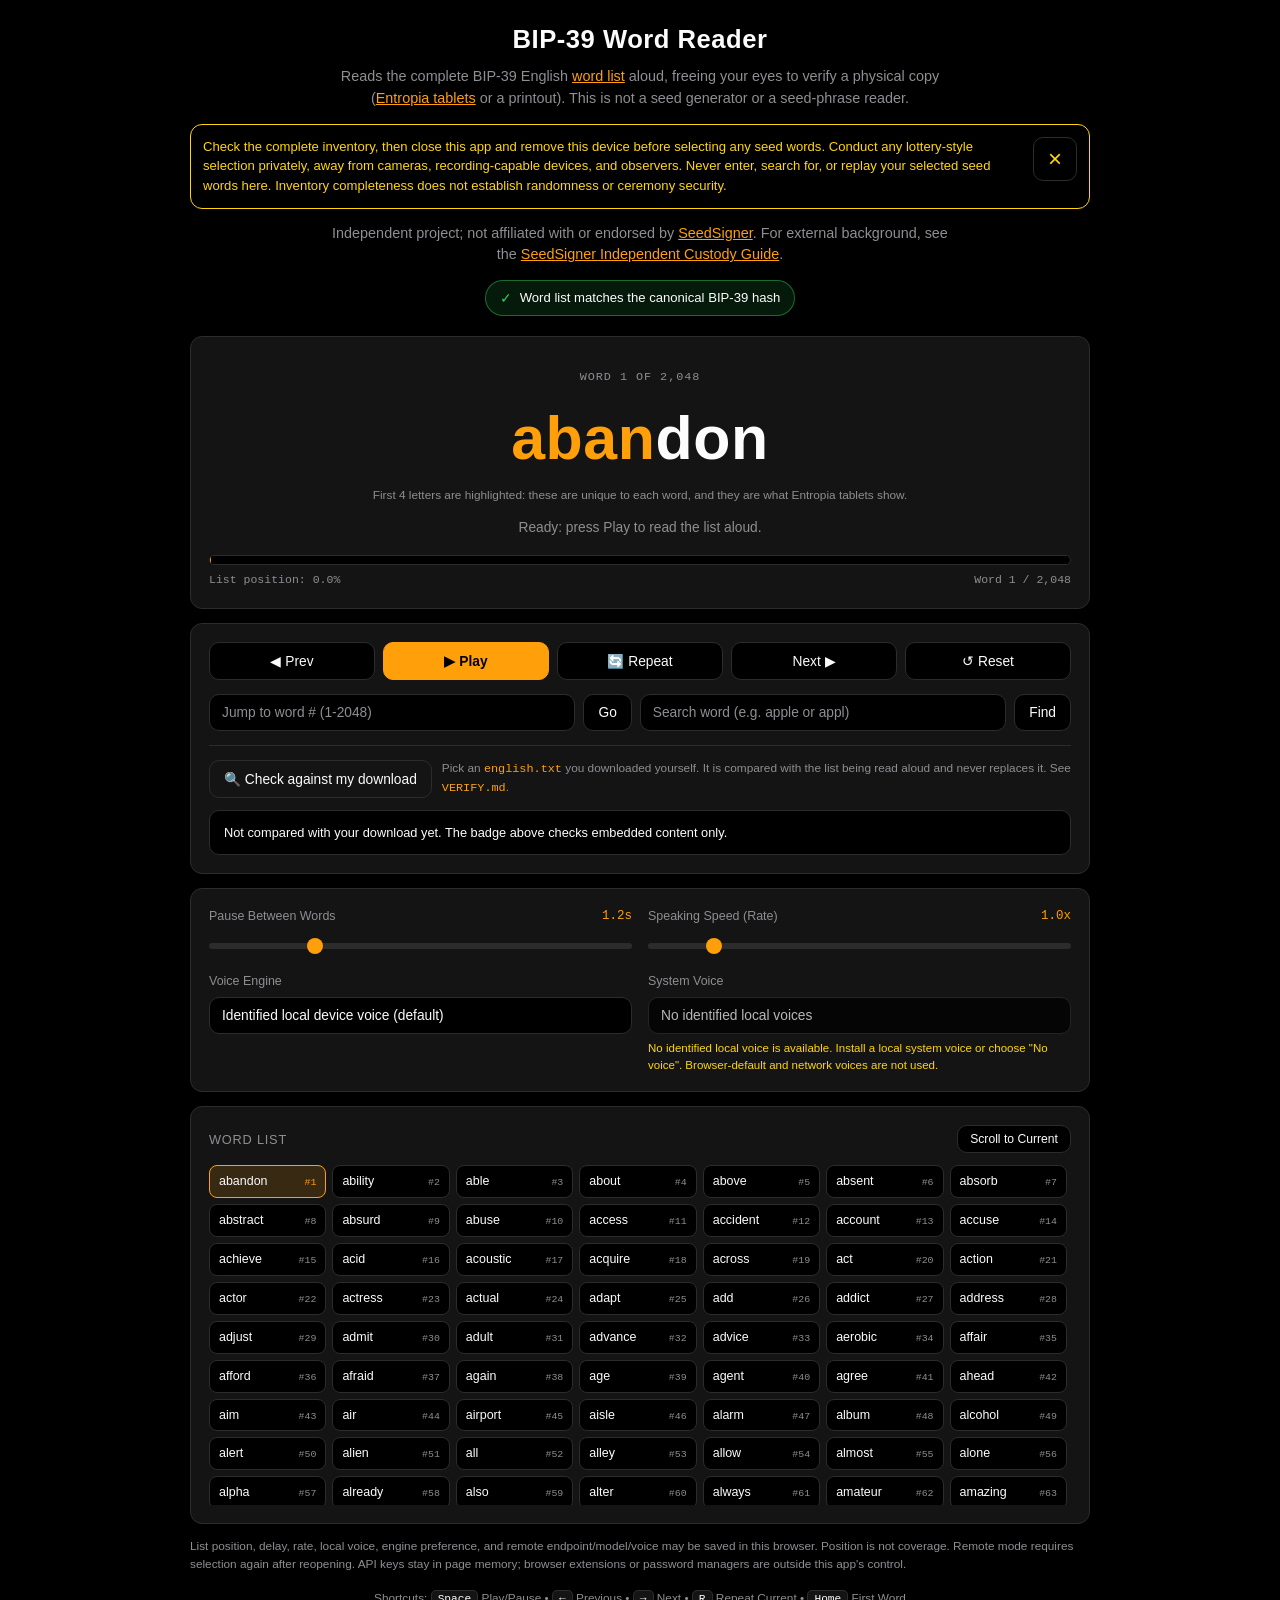
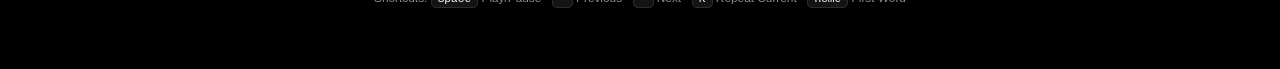
<file: index.html>
<!DOCTYPE html>
<html lang="en">
<head>
  <meta charset="UTF-8">
  <meta name="viewport" content="width=device-width, initial-scale=1.0">
  <meta name="referrer" content="no-referrer">
  <!--
    Deliberately narrow: no default-src/script-src, because a strict policy that
    blocked inline script and eval would need to be duplicated into every copy of
    the page and breaks nothing an attacker could not already do. These three
    directives cost nothing and stop <base> hijacks, plugin embedding and form
    smuggling.
  -->
  <meta http-equiv="Content-Security-Policy" content="object-src 'none'; base-uri 'none'; form-action 'none'">
  <title>BIP-39 Word Reader</title>
  <link rel="stylesheet" href="style.css">
</head>
<body>
  <div class="container">
    <header>
      <h1>BIP-39 Word Reader</h1>
      <p class="subtitle">Reads the complete BIP-39 English <a href="https://github.com/bitcoin/bips/blob/master/bip-0039/english.txt">word list</a> aloud, freeing your eyes to verify a physical copy (<a href="https://btc-hardware-solutions.square.site/product/entropia-seed-tablets/11">Entropia tablets</a> or a printout). This is not a seed generator or a seed-phrase reader.</p>
      <div class="workflow-warning" id="workflowWarning">
        <p>Check the complete inventory, then close this app and remove this device before selecting any seed words. Conduct any lottery-style selection privately, away from cameras, recording-capable devices, and observers. Never enter, search for, or replay your selected seed words here. Inventory completeness does not establish randomness or ceremony security.</p>
        <button type="button" class="btn-inline workflow-warning-close" id="closeWorkflowWarningBtn" aria-label="Dismiss workflow warning" title="Dismiss workflow warning">&times;</button>
      </div>
      <p class="subtitle">Independent project; not affiliated with or endorsed by <a href="https://seedsigner.com/">SeedSigner</a>. For external background, see the <a href="https://seedsigner.com/seedsigner-independent-custody-guide/" target="_blank" rel="noopener noreferrer">SeedSigner Independent Custody Guide</a>.</p>

      <!-- Word list verification badge -->
      <div class="verify-badge-container">
        <div class="verify-badge pending" id="verifyBadge" role="button" tabindex="0" title="Click to show SHA-256 details">
          <span class="verify-icon" id="verifyIcon">&#9679;</span>
          <span class="verify-text" id="verifyText">Computing SHA-256 hash...</span>
        </div>
      </div>
      <div class="verify-details hidden" id="verifyDetails">
        <div class="hash-row">
          <span class="hash-label">This list:</span>
          <code class="hash-code" id="currentHash">calculating...</code>
        </div>
        <div class="hash-row">
          <span class="hash-label">Canonical BIP-39:</span>
          <code class="hash-code">2f5eed53a4727b4bf8880d8f3f199efc90e58503646d9ff8eff3a2ed3b24dbda</code>
        </div>
        <div class="hash-row">
          <span class="hash-label">Hash engines:</span>
          <span class="hash-engines" id="hashEngines">checking...</span>
        </div>
        <div class="hash-note">
          This badge covers the word list only, not the app itself. To check the app and the list without
          trusting this page, follow <code>VERIFY.md</code>.
        </div>
      </div>
    </header>

    <!-- Word stage -->
    <div class="card word-stage" id="stageCard">
      <div class="index-badge-group">
        <span class="index-badge" id="indexBadge">Word 1 of 2,048</span>
      </div>

      <div class="active-word-container">
        <div class="active-word" id="activeWord">
          <span class="word-prefix" id="wordPrefix">aban</span><span class="word-suffix" id="wordSuffix">don</span>
        </div>
      </div>
      <div class="prefix-hint">First 4 letters are highlighted: these are unique to each word, and they are what Entropia tablets show.</div>

      <div class="status-text" id="statusText">Ready to start</div>

      <div class="progress-wrapper">
        <div class="progress-bar-container" id="progressBarContainer" title="Click to jump">
          <div class="progress-bar-fill" id="progressBarFill"></div>
        </div>
        <div class="progress-info">
          <span id="progressPercent">List position: 0.0%</span>
          <span id="progressWords">Word 1 / 2048</span>
        </div>
      </div>
    </div>

    <!-- Playback, jump, search and verification against a download -->
    <div class="card">
      <div class="playback-controls">
        <button id="prevBtn" title="Previous word (Left Arrow)">&#9664; Prev</button>
        <button id="playBtn" class="btn-primary" title="Play / Pause (Spacebar)">&#9654; Play</button>
        <button id="repeatBtn" title="Repeat current word (R)">&#128260; Repeat</button>
        <button id="nextBtn" title="Next word (Right Arrow)">Next &#9654;</button>
        <button id="resetBtn" title="Back to word 1 (Home)">&#8634; Reset</button>
      </div>

      <div class="jump-row">
        <input type="number" id="jumpIndex" min="1" max="2048" placeholder="Jump to word # (1-2048)">
        <button id="jumpBtn">Go</button>
        <input type="text" id="searchWord" placeholder="Search word (e.g. apple or appl)">
        <button id="searchBtn">Find</button>
      </div>

      <div class="compare-row">
        <button type="button" id="compareBtn" class="btn-secondary">&#128269; Check against my download</button>
        <input type="file" id="compareInput" accept=".txt,text/plain" class="hidden">
        <span class="compare-hint">
          Pick an <code>english.txt</code> you downloaded yourself. It is compared with the list being read
          aloud and never replaces it. See <code>VERIFY.md</code>.
        </span>
      </div>
      <div class="compare-result info" id="compareResult" role="status">Not compared with your download yet. The badge above checks embedded content only.</div>
    </div>

    <!-- Pace & voice controls -->
    <div class="card">
      <div class="controls-grid">
        <div class="control-item">
          <div class="control-header">
            <span>Pause Between Words</span>
            <span class="control-value" id="delayVal">1.2s</span>
          </div>
          <input type="range" id="delaySlider" min="0" max="5.0" step="0.1" value="1.2">
        </div>

        <div class="control-item">
          <div class="control-header">
            <span>Speaking Speed (Rate)</span>
            <span class="control-value" id="rateVal">1.0x</span>
          </div>
          <input type="range" id="rateSlider" min="0.5" max="4.0" step="0.1" value="1.0">
        </div>

        <div class="control-item">
          <div class="control-header">
            <span>Voice Engine</span>
          </div>
          <select id="engineSelect">
            <option value="device">Identified local device voice (default)</option>
            <option value="silent">No voice: timed advance only</option>
            <option value="remote">Remote TTS server (optional)</option>
          </select>
        </div>

        <div class="control-item" id="deviceVoiceGroup">
          <div class="control-header">
            <span>System Voice</span>
          </div>
          <select id="voiceSelect"></select>
          <div class="control-note" id="voiceNote"></div>
        </div>
      </div>


      <!-- Optional remote TTS drawer, wired by tts-remote.js -->
      <div class="remote-panel hidden" id="remotePanel">
        <div class="remote-panel-title">
          <span>Remote TTS Configuration</span>
          <span class="remote-panel-hint">Any OpenAI-compatible speech endpoint: Kokoro, Piper, LocalAI, your own server, or OpenAI</span>
        </div>
        <div class="remote-warning" id="remoteWarning"></div>
        <div class="remote-grid">
          <div class="control-item">
            <div class="control-header">
              <span>Endpoint Base URL</span>
              <button type="button" class="btn-tiny" id="remoteLocalPreset" title="Fill http://localhost:8000/v1">Localhost</button>
            </div>
            <input type="text" id="remoteEndpoint" placeholder="https://api.openai.com/v1" value="https://api.openai.com/v1">
          </div>

          <div class="control-item">
            <div class="control-header">
              <span>API Key</span>
              <span class="control-value small">memory only</span>
            </div>
            <input type="password" id="remoteApiKey" placeholder="sk-... (never saved by this app)" autocomplete="off" spellcheck="false">
          </div>

          <div class="control-item">
            <div class="control-header">
              <span>Model</span>
            </div>
            <input type="text" id="remoteModel" placeholder="tts-1, kokoro, piper..." value="tts-1">
          </div>

          <div class="control-item">
            <div class="control-header">
              <span>Voice</span>
            </div>
            <input type="text" id="remoteVoice" placeholder="alloy, echo, fable, onyx..." value="alloy">
          </div>
        </div>
        <div class="remote-actions">
          <button type="button" class="btn-secondary" id="remoteTestBtn">&#9654; Test Voice Connection</button>
          <span class="test-feedback" id="remoteFeedback"></span>
        </div>
      </div>
    </div>

    <!-- Word list explorer -->
    <div class="card">
      <div class="list-header">
        <span class="list-title">Word List</span>
        <button id="scrollCurrentBtn" class="btn-inline">Scroll to Current</button>
      </div>
      <div class="words-container" id="wordsContainer"></div>
    </div>

    <p class="settings-note">List position, delay, rate, local voice, engine preference, and remote endpoint/model/voice may be saved in this browser. Position is not coverage. Remote mode requires selection again after reopening. API keys stay in page memory; browser extensions or password managers are outside this app's control.</p>

    <!-- Shortcuts hint -->
    <div class="shortcuts-hint">
      Shortcuts: <kbd>Space</kbd> Play/Pause &bull; <kbd>&larr;</kbd> Previous &bull; <kbd>&rarr;</kbd> Next &bull; <kbd>R</kbd> Repeat Current &bull; <kbd>Home</kbd> First Word
    </div>

  </div>

  <script src="words.js"></script>
  <script src="sha256.js"></script>
  <script src="tts-remote.js"></script>
  <script src="app.js"></script>
</body>
</html>
</file>
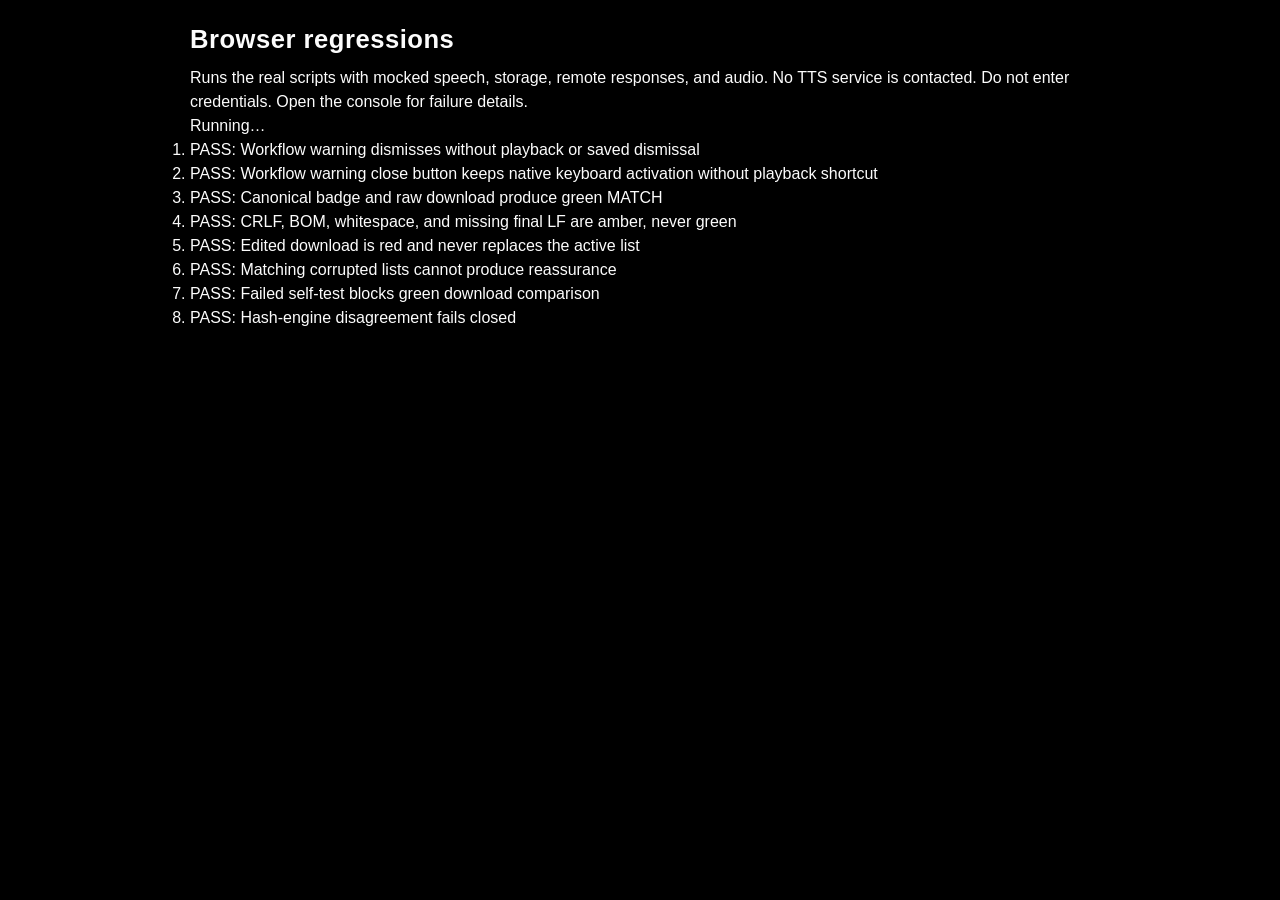
<file: test_browser.html>
<!DOCTYPE html>
<html lang="en">
<head>
  <meta charset="UTF-8">
  <meta name="viewport" content="width=device-width, initial-scale=1.0">
  <title>BIP-39 browser regressions</title>
  <link rel="stylesheet" href="style.css">
</head>
<body>
  <main class="container">
    <h1>Browser regressions</h1>
    <p>Runs the real scripts with mocked speech, storage, remote responses, and audio. No TTS service
      is contacted. Do not enter credentials. Open the console for failure details.</p>
    <p id="testSummary" role="status">Running…</p>
    <ol id="testResults"></ol>
    <div id="testFrames" class="hidden"></div>
  </main>
  <script src="words.js"></script>
  <script src="sha256.js"></script>
  <script src="test_browser.js"></script>
</body>
</html>
</file>
<file: style.css>
/* style.css - BIP-39 Word Reader
 *
 * Color tokens follow SeedSigner's GUIConstants (see AGENTS.md). Do not
 * hard-code colors below this block: add a token instead.
 */
:root {
  --bg: #000000;
  --card-bg: #141414;
  --card-border: #2C2C2C;
  --accent: #FF9F0A;
  --accent-dim: rgba(255, 159, 10, 0.15);
  --text: #FCFCFC;
  --text-muted: #8E8E93;
  --success: #30D158;
  --success-dim: rgba(48, 209, 88, 0.12);
  --error: #FF1B0A;
  --error-dim: rgba(255, 27, 10, 0.12);
  --warn: #FFD60A;
  --warn-dim: rgba(255, 214, 10, 0.12);
  --radius: 12px;
  --mono: ui-monospace, SFMono-Regular, "SF Mono", Menlo, Consolas, monospace;
  --sans: -apple-system, BlinkMacSystemFont, "Segoe UI", Roboto, Helvetica, Arial, sans-serif;
}

* {
  box-sizing: border-box;
  margin: 0;
  padding: 0;
}

body {
  background: var(--bg);
  color: var(--text);
  font-family: var(--sans);
  line-height: 1.5;
  padding: 20px 16px 60px;
  -webkit-font-smoothing: antialiased;
}

.container {
  max-width: 900px;
  margin: 0 auto;
}

.hidden {
  display: none !important;
}

/* ---------- header ---------- */
header {
  text-align: center;
  margin-bottom: 20px;
}

h1 {
  font-size: 1.6rem;
  font-weight: 600;
  letter-spacing: 0.02em;
  margin-bottom: 8px;
}

.subtitle {
  color: var(--text-muted);
  font-size: 0.9rem;
  max-width: 620px;
  margin: 0 auto;
}

a {
  color: var(--accent);
}

.workflow-warning {
  display: flex;
  align-items: flex-start;
  gap: 12px;
  margin: 14px auto;
  padding: 12px;
  border: 1px solid var(--warn);
  border-radius: var(--radius);
  color: var(--warn);
  font-size: 0.82rem;
  text-align: left;
}

.workflow-warning .workflow-warning-close {
  flex-shrink: 0;
  width: 44px;
  height: 44px;
  padding: 0;
  color: var(--warn);
  font-size: 1.5rem;
  line-height: 1;
}

.workflow-warning-close:focus-visible {
  outline: 2px solid var(--accent);
  outline-offset: 2px;
}

.settings-note {
  color: var(--text-muted);
  font-size: 0.74rem;
  margin-bottom: 14px;
}

/* ---------- cards ---------- */
.card {
  background: var(--card-bg);
  border: 1px solid var(--card-border);
  border-radius: var(--radius);
  padding: 18px;
  margin-bottom: 14px;
}

/* ---------- verification badge ---------- */
.verify-badge-container {
  display: flex;
  justify-content: center;
  margin: 14px 0 0;
}

.verify-badge {
  display: inline-flex;
  align-items: center;
  gap: 8px;
  padding: 7px 14px;
  border-radius: 999px;
  border: 1px solid rgba(48, 209, 88, 0.45);
  background: var(--success-dim);
  color: var(--text);
  font-size: 0.82rem;
  cursor: pointer;
  user-select: none;
}

.verify-badge.mismatch {
  border-color: rgba(255, 27, 10, 0.55);
  background: var(--error-dim);
}

.verify-icon {
  color: var(--success);
  font-size: 0.9rem;
  line-height: 1;
}

.verify-badge.mismatch .verify-icon {
  color: var(--error);
}

.verify-badge.pending:not(.mismatch) {
  border-color: var(--card-border);
  background: var(--card-bg);
}

.verify-badge.pending:not(.mismatch) .verify-icon {
  color: var(--text-muted);
}

.verify-details {
  margin-top: 12px;
  padding: 14px;
  background: var(--bg);
  border: 1px solid var(--card-border);
  border-radius: 10px;
  text-align: left;
}

.hash-row {
  display: flex;
  gap: 10px;
  align-items: baseline;
  margin-bottom: 8px;
  font-size: 0.78rem;
  flex-wrap: wrap;
}

.hash-label {
  color: var(--text-muted);
  min-width: 118px;
  flex-shrink: 0;
}

.hash-code {
  font-family: var(--mono);
  font-size: 0.74rem;
  color: var(--text);
  word-break: break-all;
}

.hash-engines {
  color: var(--text-muted);
}

.hash-note {
  margin-top: 10px;
  font-size: 0.74rem;
  color: var(--text-muted);
  line-height: 1.5;
}

.hash-note code,
.compare-hint code {
  font-family: var(--mono);
  color: var(--accent);
}

/* ---------- word stage ---------- */
.word-stage {
  text-align: center;
  padding: 26px 18px 20px;
  transition: border-color 0.2s ease, box-shadow 0.2s ease;
}

.word-stage.speaking {
  border-color: var(--accent);
  box-shadow: 0 0 0 1px var(--accent), 0 0 24px var(--accent-dim);
}

.index-badge-group {
  margin-bottom: 10px;
}

.index-badge {
  display: inline-block;
  font-family: var(--mono);
  font-size: 0.74rem;
  letter-spacing: 0.08em;
  text-transform: uppercase;
  color: var(--text-muted);
}

.active-word-container {
  display: flex;
  align-items: center;
  justify-content: center;
  min-height: 84px;
}

.active-word {
  font-size: clamp(2.2rem, 9vw, 3.8rem);
  font-weight: 600;
  letter-spacing: 0.01em;
  line-height: 1.1;
  word-break: break-word;
}

.word-prefix {
  color: var(--accent);
}

.word-suffix {
  color: var(--text);
}

.prefix-hint {
  font-size: 0.74rem;
  color: var(--text-muted);
  margin-top: 6px;
}

.status-text {
  min-height: 20px;
  margin-top: 14px;
  font-size: 0.86rem;
  color: var(--text-muted);
}

.progress-wrapper {
  margin-top: 16px;
}

.progress-bar-container {
  height: 10px;
  background: var(--bg);
  border: 1px solid var(--card-border);
  border-radius: 999px;
  overflow: hidden;
  cursor: pointer;
}

.progress-bar-fill {
  height: 100%;
  width: 0;
  background: var(--accent);
  border-radius: 999px;
  transition: width 0.2s ease;
}

.progress-info {
  display: flex;
  justify-content: space-between;
  margin-top: 6px;
  font-family: var(--mono);
  font-size: 0.72rem;
  color: var(--text-muted);
}

/* ---------- buttons & inputs ---------- */
button {
  font-family: var(--sans);
  font-size: 0.86rem;
  color: var(--text);
  background: var(--bg);
  border: 1px solid var(--card-border);
  border-radius: 10px;
  padding: 10px 14px;
  cursor: pointer;
  transition: border-color 0.15s ease, background 0.15s ease, color 0.15s ease;
}

button:hover:not(:disabled) {
  border-color: var(--accent);
  color: var(--accent);
}

button:disabled {
  opacity: 0.4;
  cursor: not-allowed;
}

button:focus-visible,
input:focus-visible,
select:focus-visible {
  outline: 2px solid var(--accent);
  outline-offset: 2px;
}

.btn-primary {
  background: var(--accent);
  border-color: var(--accent);
  color: var(--bg);
  font-weight: 600;
  min-width: 108px;
}

.btn-primary:hover:not(:disabled) {
  background: var(--text);
  border-color: var(--text);
  color: var(--bg);
}

.btn-secondary {
  background: var(--card-bg);
}

.btn-tiny {
  padding: 3px 9px;
  font-size: 0.7rem;
  border-radius: 8px;
}

.btn-inline {
  padding: 6px 12px;
  font-size: 0.76rem;
}

input[type="text"],
input[type="number"],
input[type="password"],
select {
  width: 100%;
  font-family: var(--sans);
  font-size: 0.86rem;
  color: var(--text);
  background: var(--bg);
  border: 1px solid var(--card-border);
  border-radius: 10px;
  padding: 10px 12px;
  appearance: none;
}

input::placeholder {
  color: var(--text-muted);
}

input[type="range"] {
  width: 100%;
  height: 6px;
  margin-top: 10px;
  border-radius: 999px;
  background: var(--card-border);
  appearance: none;
  cursor: pointer;
}

input[type="range"]::-webkit-slider-thumb {
  appearance: none;
  width: 16px;
  height: 16px;
  border-radius: 50%;
  background: var(--accent);
  border: none;
}

input[type="range"]::-moz-range-thumb {
  width: 16px;
  height: 16px;
  border-radius: 50%;
  background: var(--accent);
  border: none;
}


/* ---------- playback controls ---------- */
.playback-controls {
  display: grid;
  grid-template-columns: repeat(5, 1fr);
  gap: 8px;
}

.jump-row {
  display: grid;
  grid-template-columns: 1fr auto 1fr auto;
  gap: 8px;
  margin-top: 14px;
}

.compare-row {
  display: flex;
  align-items: center;
  gap: 10px;
  flex-wrap: wrap;
  margin-top: 14px;
  padding-top: 14px;
  border-top: 1px solid var(--card-border);
}

.compare-hint {
  flex: 1;
  min-width: 260px;
  font-size: 0.74rem;
  color: var(--text-muted);
  line-height: 1.5;
}

.compare-result {
  margin-top: 12px;
  padding: 12px 14px;
  border-radius: 10px;
  border: 1px solid var(--card-border);
  background: var(--bg);
  font-size: 0.8rem;
}

.compare-result.ok {
  border-color: rgba(48, 209, 88, 0.5);
  background: var(--success-dim);
}

.compare-result.warn {
  border-color: rgba(255, 214, 10, 0.5);
  background: var(--warn-dim);
}

.compare-result.error {
  border-color: rgba(255, 27, 10, 0.55);
  background: var(--error-dim);
}

.compare-headline {
  font-weight: 600;
  margin-bottom: 6px;
  line-height: 1.4;
}

.compare-result.ok .compare-headline {
  color: var(--success);
}

.compare-result.warn .compare-headline {
  color: var(--warn);
}

.compare-result.error .compare-headline {
  color: var(--error);
}

.compare-detail {
  color: var(--text-muted);
  margin-top: 4px;
  line-height: 1.5;
  word-break: break-word;
}

.compare-detail:first-of-type {
  color: var(--text);
}

/* ---------- controls grid ---------- */
.controls-grid {
  display: grid;
  grid-template-columns: repeat(2, 1fr);
  gap: 16px;
}

.control-item {
  min-width: 0;
}

.control-header {
  display: flex;
  justify-content: space-between;
  align-items: center;
  gap: 8px;
  font-size: 0.78rem;
  color: var(--text-muted);
  margin-bottom: 6px;
}

.control-value {
  font-family: var(--mono);
  color: var(--accent);
  font-size: 0.78rem;
}

.control-value.small {
  color: var(--text-muted);
  font-size: 0.68rem;
  text-transform: uppercase;
  letter-spacing: 0.05em;
}

.control-note {
  margin-top: 6px;
  font-size: 0.72rem;
  color: var(--warn);
  line-height: 1.45;
}

.control-note:empty {
  display: none;
}

/* ---------- remote TTS panel ---------- */
.remote-panel {
  margin-top: 18px;
  padding-top: 16px;
  border-top: 1px solid var(--card-border);
}

.remote-panel-title {
  display: flex;
  align-items: baseline;
  gap: 10px;
  flex-wrap: wrap;
  font-size: 0.86rem;
  font-weight: 600;
  color: var(--text);
}

.remote-panel-hint {
  font-size: 0.72rem;
  font-weight: 400;
  color: var(--text-muted);
}

.remote-warning {
  margin-top: 8px;
  padding: 8px 12px;
  border-radius: 8px;
  font-size: 0.74rem;
  border: 1px solid var(--card-border);
  color: var(--text-muted);
}

.remote-warning.local {
  border-color: rgba(48, 209, 88, 0.45);
  background: var(--success-dim);
  color: var(--text);
}

.remote-warning.network {
  border-color: rgba(255, 214, 10, 0.45);
  background: var(--warn-dim);
  color: var(--text);
}

.remote-grid {
  display: grid;
  grid-template-columns: repeat(2, 1fr);
  gap: 14px;
  margin-top: 14px;
}

.remote-actions {
  display: flex;
  align-items: center;
  gap: 12px;
  flex-wrap: wrap;
  margin-top: 14px;
}

.test-feedback {
  font-size: 0.76rem;
  color: var(--text-muted);
  line-height: 1.5;
  flex: 1;
  min-width: 200px;
}

.test-feedback.ok {
  color: var(--success);
}

.test-feedback.error {
  color: var(--error);
}

.test-feedback.info {
  color: var(--text-muted);
}

/* ---------- word list ---------- */
.list-header {
  display: flex;
  justify-content: space-between;
  align-items: center;
  margin-bottom: 12px;
}

.list-title {
  font-size: 0.8rem;
  letter-spacing: 0.06em;
  text-transform: uppercase;
  color: var(--text-muted);
}

.words-container {
  display: grid;
  grid-template-columns: repeat(auto-fill, minmax(112px, 1fr));
  gap: 6px;
  max-height: 340px;
  overflow-y: auto;
  padding-right: 4px;
}

.word-chip {
  display: flex;
  justify-content: space-between;
  align-items: baseline;
  gap: 6px;
  padding: 6px 9px;
  border: 1px solid var(--card-border);
  border-radius: 8px;
  background: var(--bg);
  font-size: 0.78rem;
  cursor: pointer;
  transition: border-color 0.12s ease, background 0.12s ease;
}

.word-chip:hover {
  border-color: var(--accent);
}

.word-chip.current {
  border-color: var(--accent);
  background: var(--accent-dim);
}

.chip-num {
  font-family: var(--mono);
  font-size: 0.62rem;
  color: var(--text-muted);
  flex-shrink: 0;
}

.word-chip.current .chip-num {
  color: var(--accent);
}

/* ---------- shortcuts ---------- */
.shortcuts-hint {
  text-align: center;
  font-size: 0.74rem;
  color: var(--text-muted);
  line-height: 1.8;
}

kbd {
  font-family: var(--mono);
  font-size: 0.7rem;
  padding: 2px 6px;
  border: 1px solid var(--card-border);
  border-radius: 5px;
  background: var(--card-bg);
  color: var(--text);
}

/* ---------- responsive ---------- */
@media (max-width: 640px) {
  .playback-controls {
    grid-template-columns: repeat(2, 1fr);
  }

  .jump-row,
  .controls-grid,
  .remote-grid {
    grid-template-columns: 1fr;
  }

  .words-container {
    grid-template-columns: repeat(auto-fill, minmax(96px, 1fr));
    max-height: 260px;
  }

  .active-word {
    font-size: clamp(1.9rem, 12vw, 2.8rem);
  }
}
</file>
